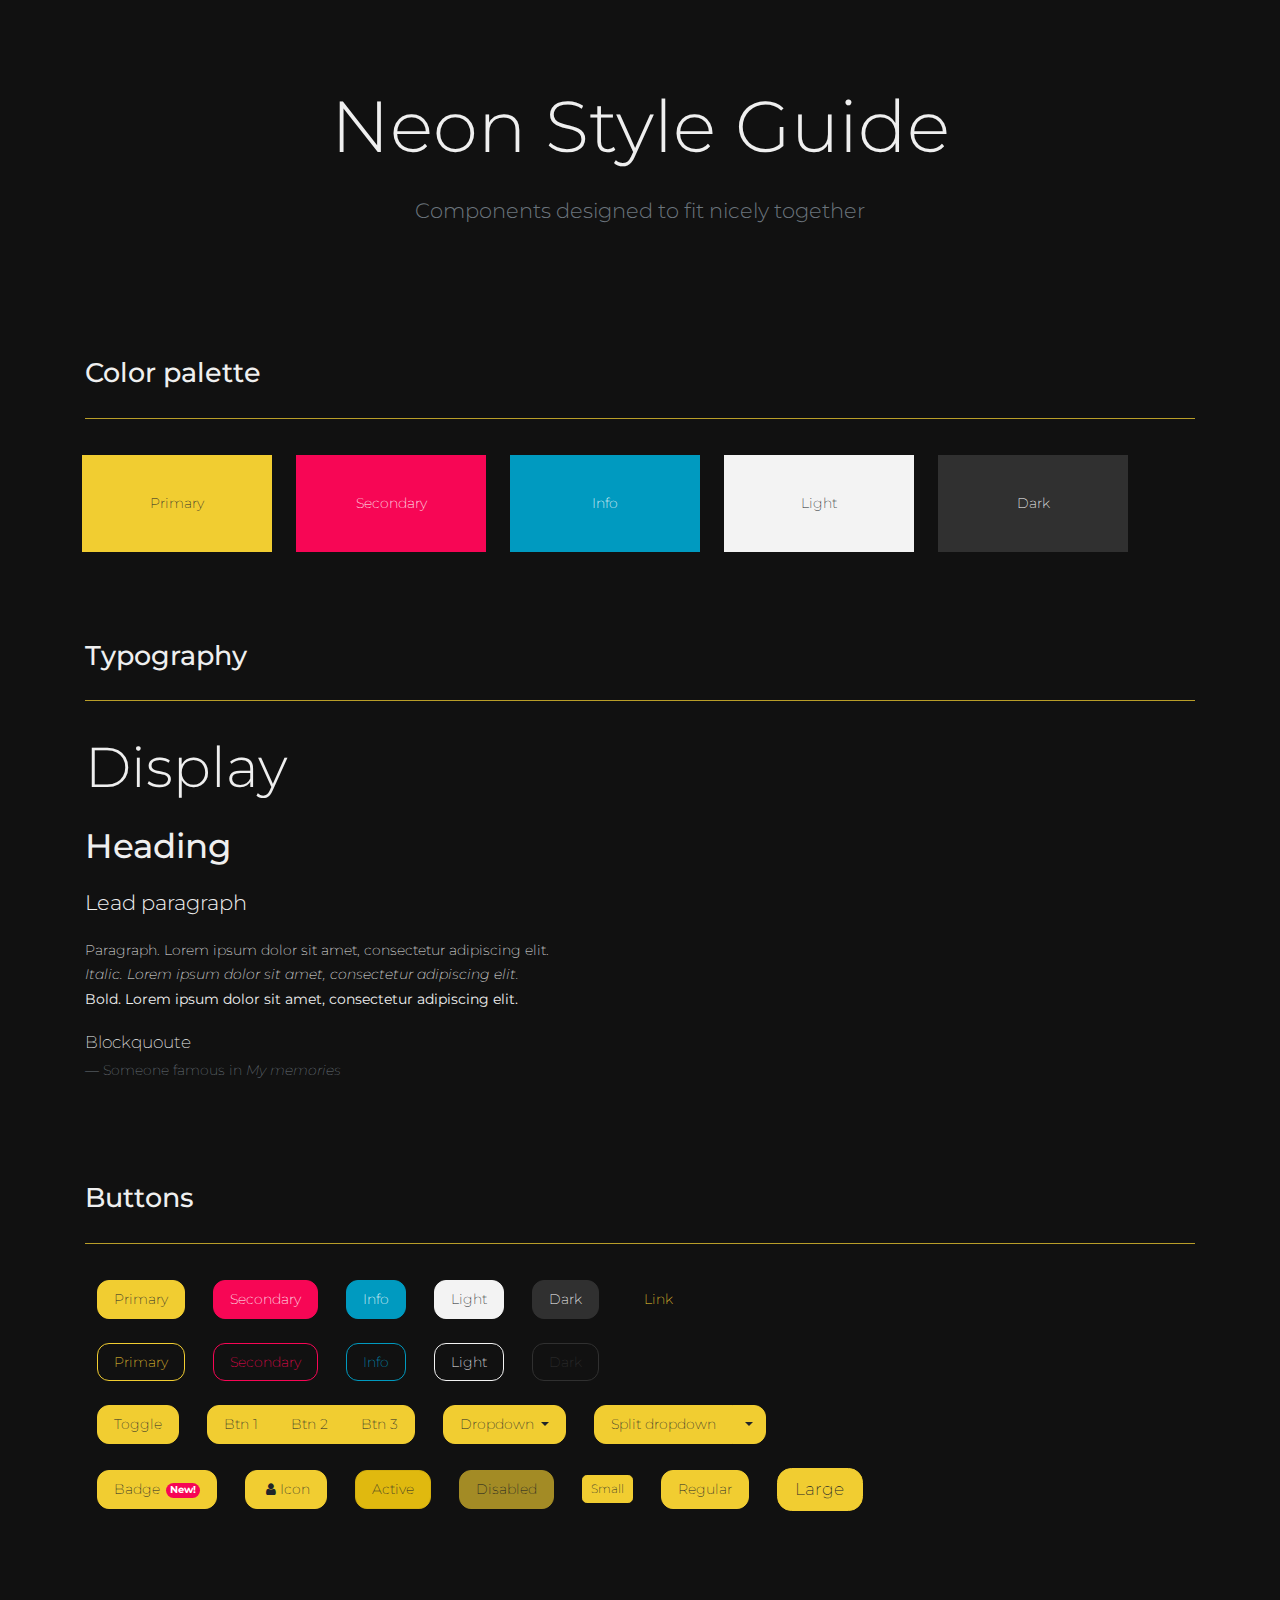
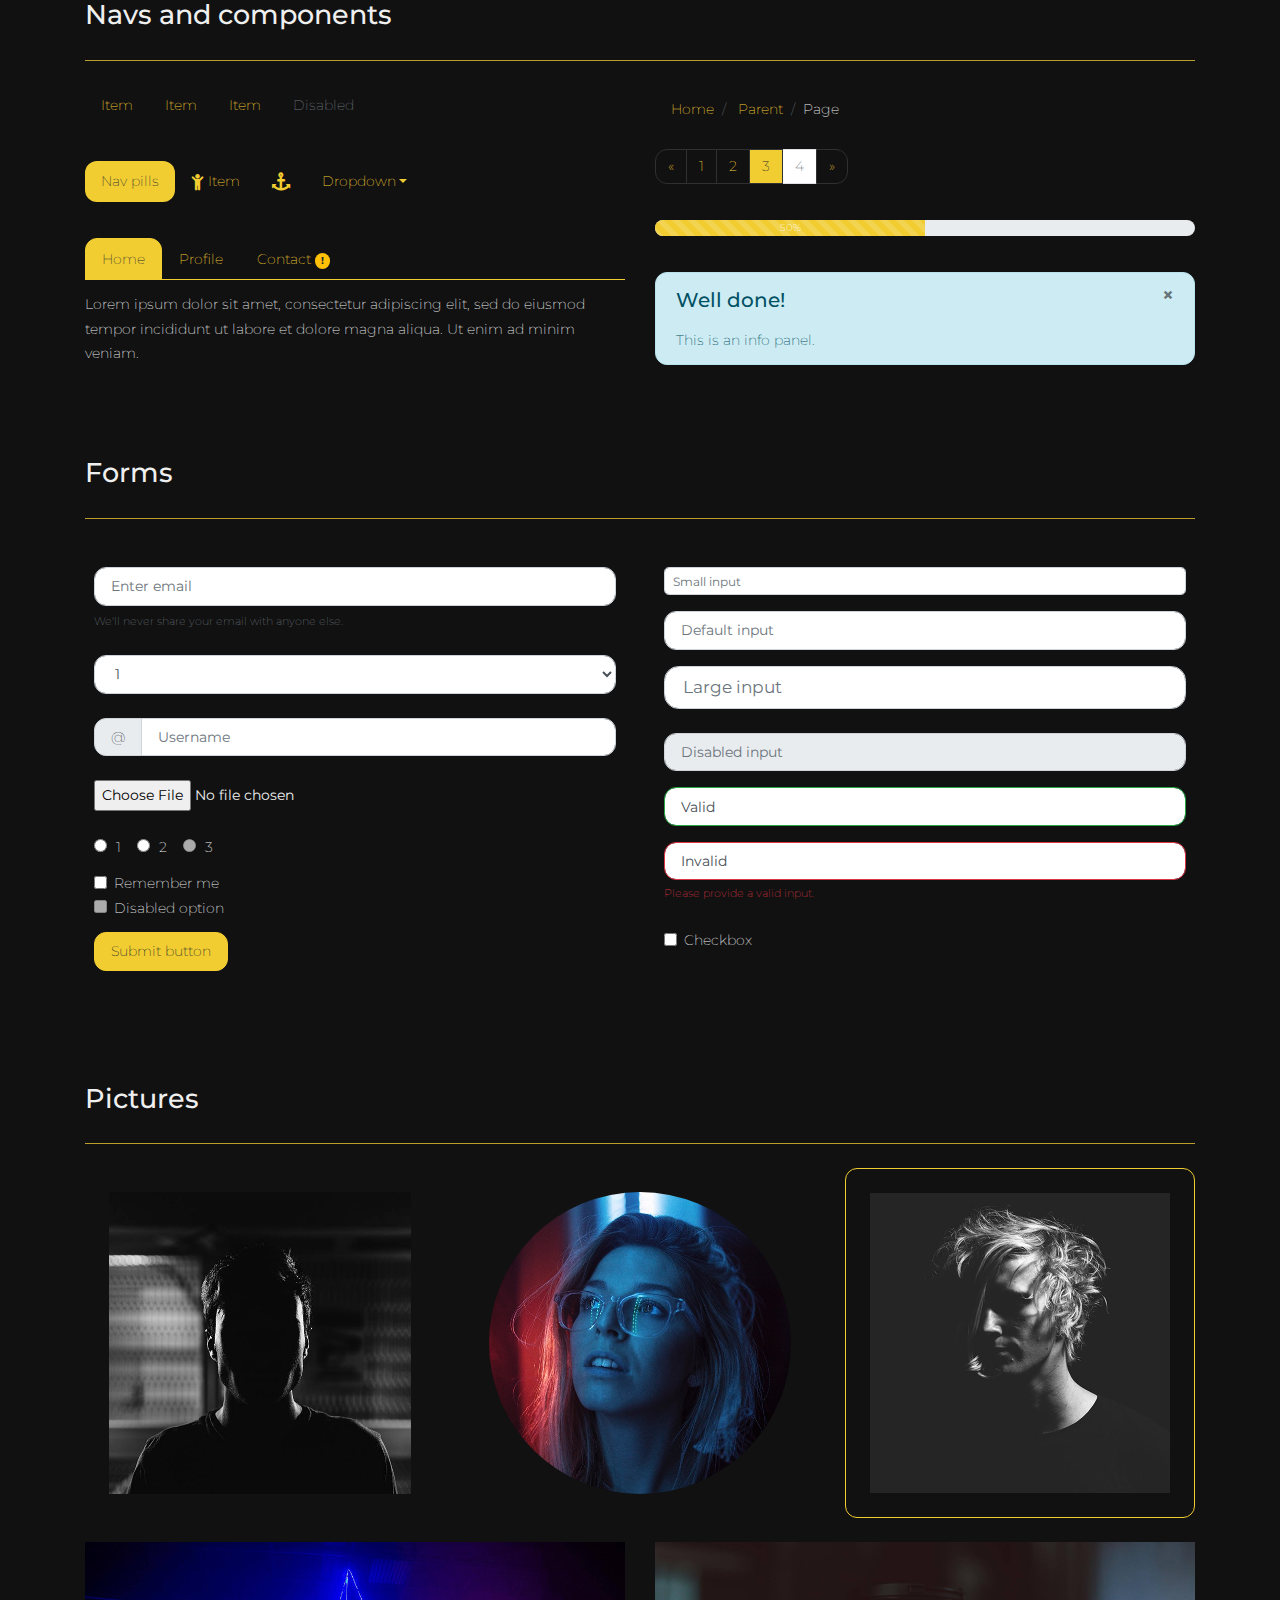
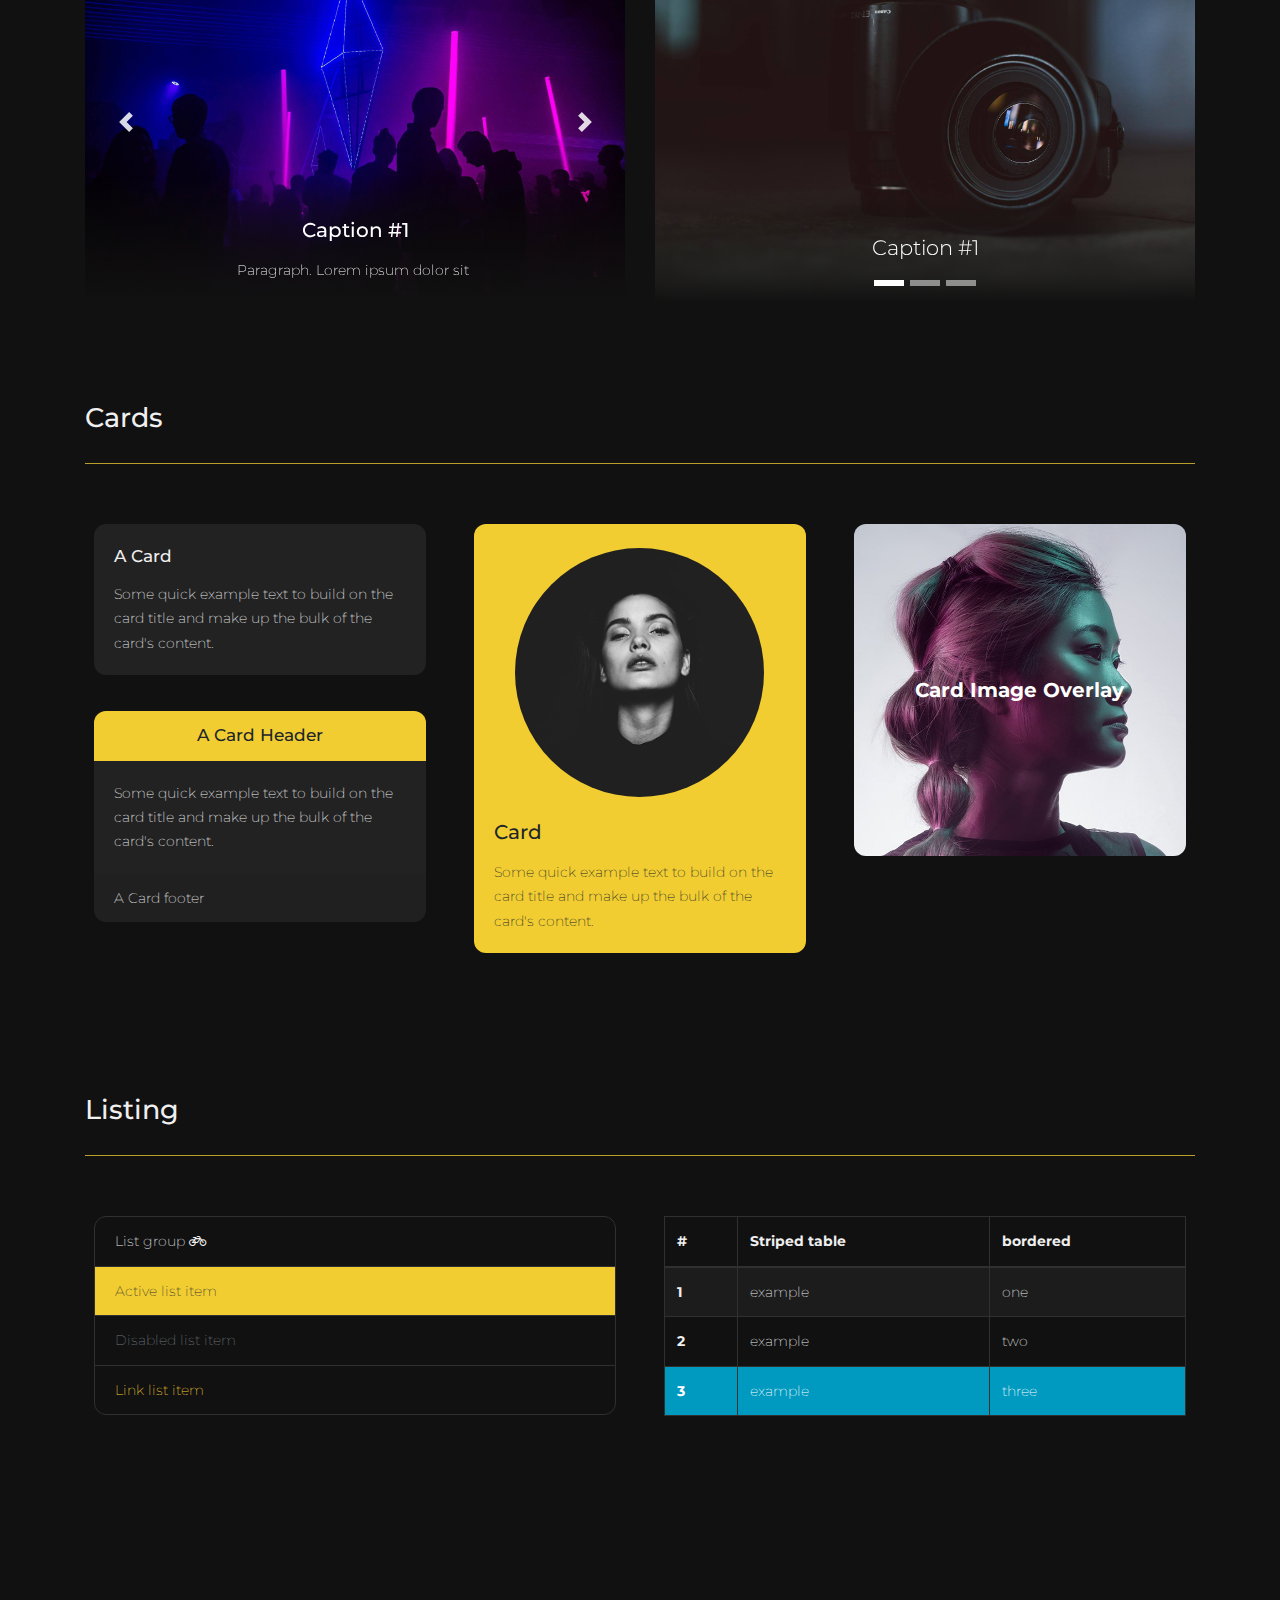
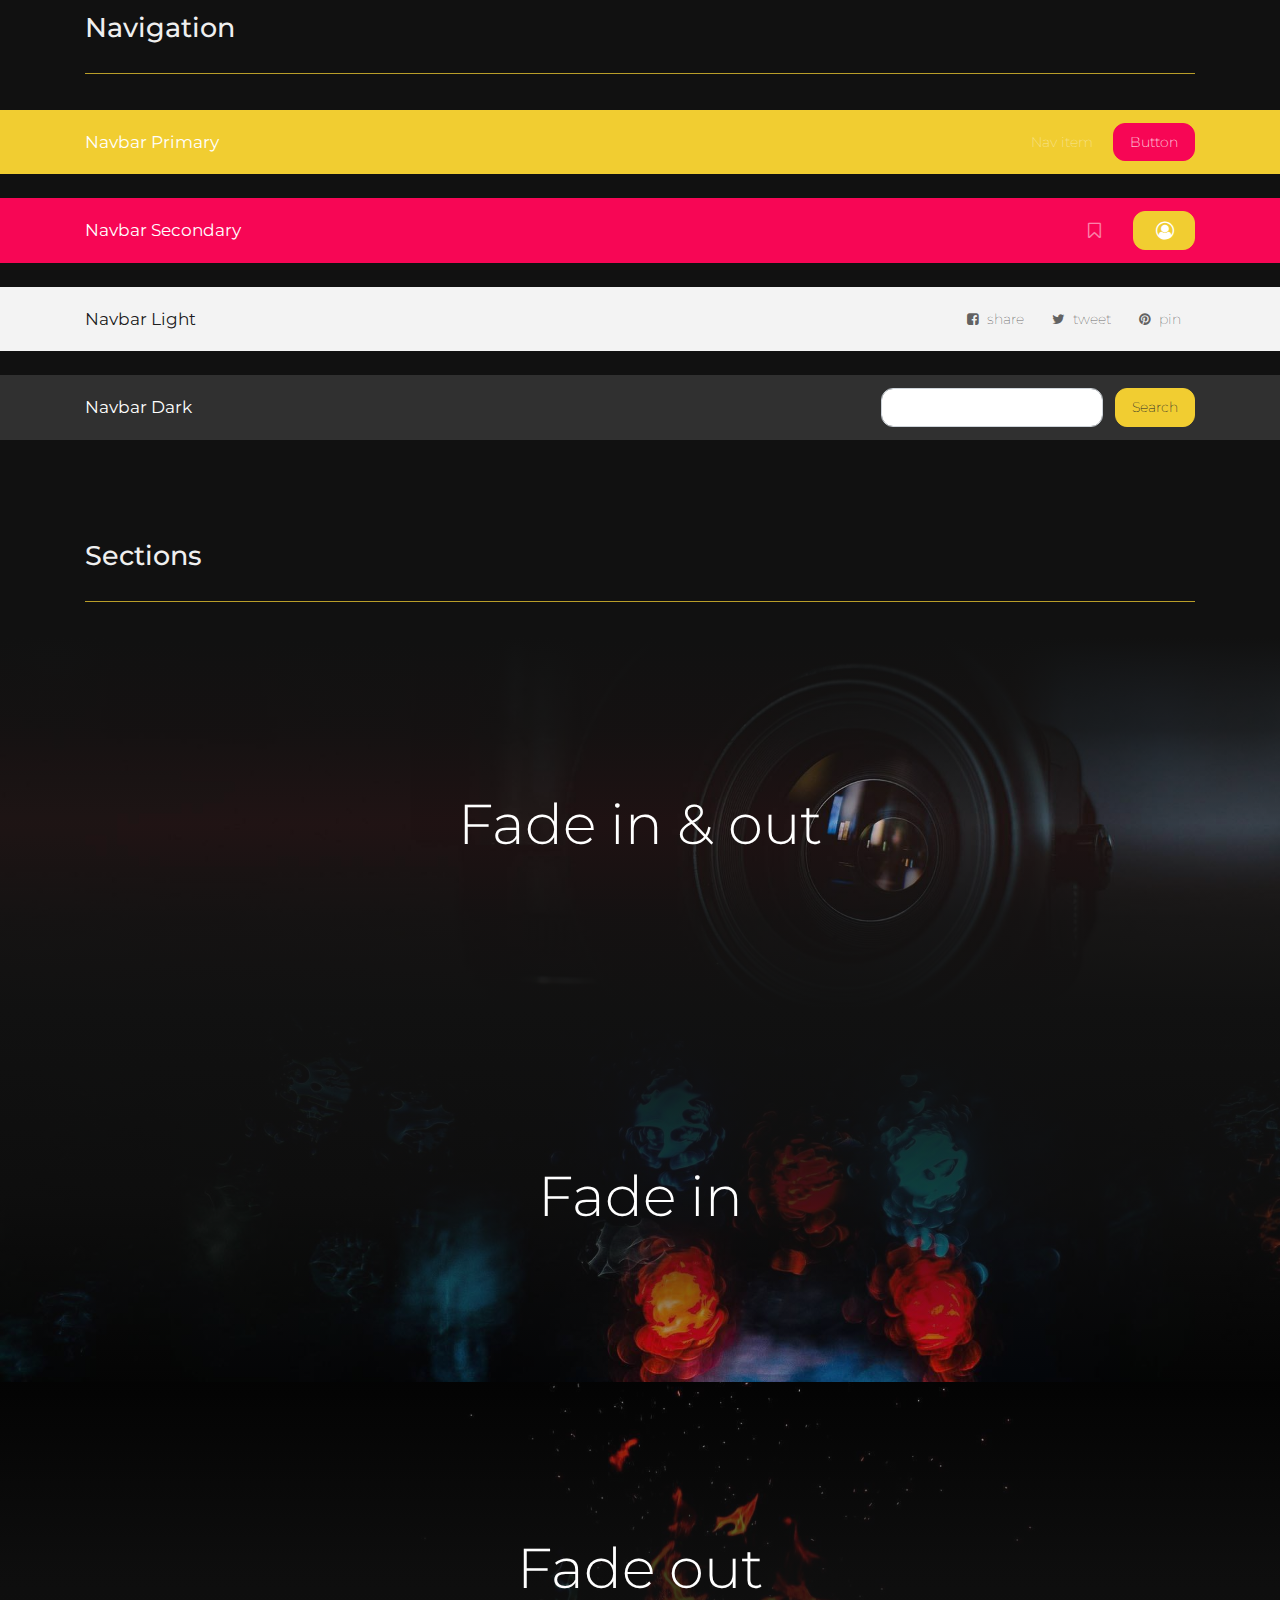
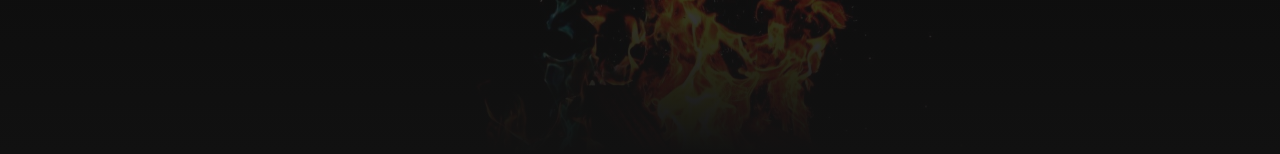
<file: templates/styleguide.html>
<!DOCTYPE html>
<html>

<head>
  <meta charset="utf-8">
  <meta name="viewport" content="width=device-width, initial-scale=1">
  <!-- PAGE settings -->
  <link rel="icon" href="https://templates.pingendo.com/assets/Pingendo_favicon.ico">
  <title>Styleguide</title>
  <meta name="author" content="Pingendo">
  <!-- CSS dependencies -->
  <link rel="stylesheet" href="https://cdnjs.cloudflare.com/ajax/libs/font-awesome/4.7.0/css/font-awesome.min.css" type="text/css">
  <link rel="stylesheet" href="neon.css" type="text/css"> </head>

<body>
  <div class="py-5 text-center">
    <div class="container">
      <div class="row">
        <div class="col-12">
          <h1 class="display-3 text-capitalize">neon style guide</h1>
          <p class="lead text-muted">Components designed to fit nicely together </p>
        </div>
      </div>
    </div>
  </div>
  <div class="py-4">
    <div class="container">
      <div class="row">
        <div class="col-12">
          <h2>Color palette</h2>
          <hr>
          <div class="row text-center">
            <div class="col-md-2 bg-primary m-2">
              <p class="m-0 p-4">Primary</p>
            </div>
            <div class="col-md-2 bg-secondary m-2">
              <p class="m-0 p-4">Secondary</p>
            </div>
            <div class="col-md-2 bg-info m-2">
              <p class="m-0 p-4">Info</p>
            </div>
            <div class="col-md-2 bg-light m-2">
              <p class="m-0 p-4">Light</p>
            </div>
            <div class="col-md-2 bg-dark m-2">
              <p class="m-0 p-4">Dark</p>
            </div>
          </div>
        </div>
      </div>
    </div>
  </div>
  <div class="py-4">
    <div class="container">
      <div class="row">
        <div class="col-12">
          <h2>Typography</h2>
          <hr>
          <h1 class="display-4"> Display </h1>
          <h1>Heading</h1>
          <p class="lead">Lead paragraph </p>
          <p>Paragraph. Lorem ipsum dolor sit amet, consectetur adipiscing elit. <br><i>Italic. Lorem ipsum dolor sit amet, consectetur adipiscing elit.</i> <br><b>Bold. Lorem ipsum dolor sit amet, consectetur adipiscing elit.</b></p>
          <div class="blockquote">
            <p class="mb-0">Blockquoute</p>
            <div class="blockquote-footer">Someone famous in <cite>My memories</cite></div>
          </div>
        </div>
      </div>
    </div>
  </div>
  <div class="py-4">
    <div class="container">
      <div class="row">
        <div class="col-12">
          <h2>Buttons</h2>
          <hr> </div>
      </div>
      <div class="row">
        <div class="col-12"> <a class="btn btn-primary m-2" href="#">Primary</a> <a class="btn btn-secondary m-2" href="#">Secondary</a> <a class="btn btn-info m-2" href="#">Info</a> <a class="btn btn-light m-2" href="#">Light</a> <a class="btn btn-dark m-2" href="#">Dark</a>          <a class="btn btn-link m-2" href="#">Link</a> </div>
      </div>
      <div class="row">
        <div class="col-12"> <a class="btn btn-outline-primary m-2" href="#">Primary</a> <a class="btn btn-outline-secondary m-2" href="#">Secondary</a> <a class="btn btn-outline-info m-2" href="#">Info</a> <a class="btn btn-outline-light m-2" href="#">Light</a> <a class="btn btn-outline-dark m-2"
            href="#">Dark</a> </div>
      </div>
      <div class="row">
        <div class="col-12"> <a class="btn btn-primary m-2" href="" aria-pressed="false" autocomplete="off" data-toggle="button">Toggle</a>
          <div class="btn-group m-2"> <a href="#" class="btn btn-primary">Btn 1</a> <a href="#" class="btn btn-primary">Btn 2</a> <a href="#" class="btn btn-primary">Btn 3</a> </div>
          <div class="btn-group m-2"> <button class="btn btn-primary dropdown-toggle" data-toggle="dropdown">Dropdown </button>
            <div class="dropdown-menu">
              <h6 class="dropdown-header">Dropdown header</h6> <a class="dropdown-item" href="#">Option 1</a> <a class="dropdown-item" href="#">Option 2</a> <a class="dropdown-item disabled" href="#">Disabled option</a>
              <div class="dropdown-divider"></div> <a class="dropdown-item" href="#">Separated link</a> </div>
          </div>
          <div class="btn-group m-2"> <button type="button" class="btn btn-primary" href="#">Split dropdown</button> <button type="button" class="btn dropdown-toggle dropdown-toggle-split btn-primary" data-toggle="dropdown" aria-expanded="false" aria-haspopup="true"></button>
            <div
              class="dropdown-menu"> <a class="dropdown-item" href="#">Action</a> <a class="dropdown-item" href="#">Another action</a> <a class="dropdown-item" href="#">Something else here</a>
              <div class="dropdown-divider"></div> <a class="dropdown-item" href="#">Separated link</a> </div>
        </div>
      </div>
    </div>
    <div class="row">
      <div class="col-12"> <a class="btn btn-primary m-2" href="">Badge<span class="badge badge-secondary ml-1">New!</span></a> <a class="btn btn-primary m-2" href="#"><i class="fa fa-user fa-fw"></i>Icon</a> <a class="btn active btn-primary m-2" href="">Active</a> <a class="btn disabled btn-primary m-2"
          href="">Disabled</a> <a class="btn btn-sm btn-primary m-2" href="">Small</a> <a class="btn btn-primary m-2" href="">Regular</a> <a class="btn btn-lg btn-primary m-2" href="">Large</a> </div>
    </div>
  </div>
  </div>
  <div class="py-4">
    <div class="container">
      <div class="row">
        <div class="col-12">
          <h2>Navs and components</h2>
          <hr> </div>
      </div>
      <div class="row">
        <div class="col-md-6">
          <ul class="nav">
            <li class="nav-item"> <a class="nav-link" href="#">Item</a> </li>
            <li class="nav-item"> <a class="nav-link" href="#">Item</a> </li>
            <li class="nav-item"> <a href="#" class="nav-link">Item</a> </li>
            <li class="nav-item"> <a class="nav-link disabled" href="#">Disabled</a> </li>
          </ul>
          <ul class="nav nav-pills my-4">
            <li class="nav-item"> <a href="#" class="nav-link active">Nav pills</a> </li>
            <li class="nav-item"> <a class="nav-link" href="#"><i class="fa fa-lg fa-child"></i> Item</a> </li>
            <li class="nav-item"> <a class="nav-link" href="#"><i class="fa fa-lg fa-anchor mt-1"></i></a> </li>
            <li class="nav-item dropdown"> <a class="nav-link dropdown-toggle" data-toggle="dropdown" href="#" role="button" aria-haspopup="true" aria-expanded="false">Dropdown</a>
              <div class="dropdown-menu"> <a class="dropdown-item" href="#">Option 1</a> <a class="dropdown-item" href="#">Option 2</a>
                <div class="dropdown-divider"></div> <a class="dropdown-item" href="#">Separated link</a> </div>
            </li>
          </ul>
          <ul class="nav nav-tabs">
            <li class="nav-item"> <a href="#home" class="nav-link active" aria-controls="home" aria-selected="true" data-toggle="tab" id="home-tab" role="tab">Home</a> </li>
            <li class="nav-item"> <a class="nav-link" href="#profile" aria-controls="profile" aria-selected="false" data-toggle="tab" id="profile-tab" role="tab">Profile</a> </li>
            <li class="nav-item"> <a href="#contact" class="nav-link" aria-controls="contact" aria-selected="false" data-toggle="tab" id="contact-tab" role="tab">Contact <span class="badge badge-pill badge-warning">!</span></a> </li>
          </ul>
          <div class="tab-content my-2" id="myTabContent">
            <div class="tab-pane fade show active" id="home" role="tabpanel" aria-labelledby="home-tab">Lorem ipsum dolor sit amet, consectetur adipiscing elit, sed do eiusmod tempor incididunt ut labore et dolore magna aliqua. Ut enim ad minim veniam.</div>
            <div class="tab-pane fade" id="profile" role="tabpanel" aria-labelledby="profile-tab">Quis nostrud exercitation ullamco laboris nisi ut aliquip ex ea commodo consequat. Duis aute irure dolor in reprehenderit in voluptate velit esse cillum dolore eu fugiat nulla pariatur.</div>
            <div class="tab-pane fade" id="contact" role="tabpanel"
              aria-labelledby="contact-tab">Excepteur sint occaecat cupidatat non proident, sunt in culpa qui officia deserunt mollit anim id est laborum. Consectetur adipiscing elit, sed do eiusmod tempor incididunt. </div>
          </div>
        </div>
        <div class="col-md-6">
          <ul class="breadcrumb">
            <li class="breadcrumb-item"> <a href="#">Home</a> </li>
            <li class="breadcrumb-item"> <a href="#">Parent</a> </li>
            <li class="breadcrumb-item active">Page</li>
          </ul>
          <ul class="pagination">
            <li class="page-item"> <a class="page-link" href="#" aria-label="Previous"> <span aria-hidden="true">«</span> <span class="sr-only">Previous</span> </a> </li>
            <li class="page-item"> <a class="page-link" href="#">1</a> </li>
            <li class="page-item"> <a class="page-link" href="#">2</a> </li>
            <li class="page-item active"> <a class="page-link" href="#">3</a> </li>
            <li class="page-item disabled"> <a class="page-link" href="#">4</a> </li>
            <li class="page-item"> <a class="page-link" href="#" aria-label="Next"> <span aria-hidden="true">»</span> <span class="sr-only">Next</span> </a> </li>
          </ul>
          <div class="progress my-4">
            <div class="progress-bar progress-bar-striped" role="progressbar" style="width: 50%" aria-valuenow="50" aria-valuemin="0" aria-valuemax="100">50%</div>
          </div>
          <div class="alert alert-info" role="alert"> <button type="button" class="close" data-dismiss="alert" aria-label="Close">×</button>
            <h4 class="alert-heading">Well done! </h4>
            <p class="mb-0">This is an info panel.</p>
          </div>
        </div>
      </div>
    </div>
  </div>
  <div class="py-4">
    <div class="container">
      <div class="row">
        <div class="col-12">
          <h2>Forms</h2>
          <hr> </div>
      </div>
      <div class="row">
        <div class="col-md-6 p-3">
          <form method="post" action="">
            <div class="form-group mb-1"> <input type="email" name="email" class="form-control" placeholder="Enter email"> </div> <small id="emailHelp" class="form-text text-muted">We'll never share your email with anyone else.</small>
            <div class="form-group my-3"><select class="form-control"><option value="1">1</option><option value="2">2</option><option value="3">3</option></select></div>
            <div class="form-group my-3">
              <div class="input-group">
                <div class="input-group-prepend"><span class="input-group-text" id="basic-addon1">@</span></div> <input type="text" class="form-control" id="inlineFormInputGroup" placeholder="Username"> </div>
            </div>
            <div class="form-group my-3"> <input type="file" class="form-control-file" id="exampleFormControlFile1"> </div>
            <div class="form-check form-check-inline"> <label class="form-check-label">
                <input class="form-check-input" type="radio" value="option1" id="inlineRadio1" name="inlineRadioOptions"> 1
              </label> </div>
            <div class="form-check form-check-inline"> <label class="form-check-label">
                <input class="form-check-input" type="radio" value="option2" id="inlineRadio2" name="inlineRadioOptions"> 2
              </label> </div>
            <div class="form-check form-check-inline disabled"> <label class="form-check-label">
                <input class="form-check-input" type="radio" name="inlineRadioOptions" id="inlineRadio3" value="option3" disabled=""> 3
              </label> </div>
            <div class="form-check mt-2"> <input class="form-check-input" type="checkbox" id="exampleCheck1" value="on"><label class="form-check-label" for="exampleCheck1">Remember me</label></div>
            <div class="form-check disabled"> <label class="form-check-label"> <input class="form-check-input" type="checkbox" value="" disabled=""> Disabled option </label> </div> <button type="submit" class="btn btn-primary my-2">Submit button</button> </form>
        </div>
        <div class="col-md-6 p-3">
          <form class="" method="post" action="">
            <div class="form-group"> <input type="email" class="form-control form-control-sm" placeholder="Small input" name="email"> </div>
            <div class="form-group"> <input type="email" class="form-control" name="email" placeholder="Default input"> </div>
            <div class="form-group"> <input type="text" class="form-control form-control-lg" placeholder="Large input"> </div>
          </form>
          <form class="my-3" method="post" action="">
            <div class="form-group"> <input type="text" class="form-control" placeholder="Disabled input" id="disabledTextInput" disabled=""> </div>
            <div class="form-group"> <input type="text" class="form-control is-valid" placeholder="First name" id="validationServer01" required="" value="Valid"> </div>
            <div class="form-group"> <input type="text" class="form-control is-invalid" placeholder="First name" id="validationServer01" required="" value="Invalid">
              <div class="invalid-feedback">Please provide a valid input.</div>
            </div>
          </form>
          <form>
            <div class="form-group">
              <div class="form-check"> <input class="form-check-input" type="checkbox" id="exampleCheck1" value="on"><label class="form-check-label" for="exampleCheck1">Checkbox</label></div>
            </div>
          </form>
        </div>
      </div>
    </div>
  </div>
  <div class="py-4">
    <div class="container">
      <div class="row">
        <div class="col-md-12">
          <h2>Pictures</h2>
          <hr> </div>
      </div>
      <div class="row text-center">
        <div class="col-md-4"> <img class="img-fluid p-3" src="assets/styleguide/people_1.jpg" alt="Card image"> </div>
        <div class="col-md-4"> <img class="img-fluid rounded-circle p-3" src="assets/styleguide/people_2.jpg" alt="Card image"> </div>
        <div class="col-md-4"> <img class="img-fluid img-thumbnail p-3" src="assets/styleguide/people_3.jpg" alt="Card image"> </div>
      </div>
      <div class="row">
        <div class="col-md-6">
          <div class="carousel slide my-3" data-ride="carousel" id="carousel-1">
            <div class="carousel-inner" role="listbox">
              <div class="carousel-item active"> <img class="d-block img-fluid" src="assets/styleguide/cover_2.jpg" data-holder-rendered="true">
                <div class="carousel-caption">
                  <h4>Caption #1</h4>
                  <p class="mb-0">Paragraph. Lorem ipsum dolor sit&nbsp;</p>
                </div>
              </div>
              <div class="carousel-item"> <img class="d-block img-fluid" src="assets/styleguide/cover_3.jpg" data-holder-rendered="true">
                <div class="carousel-caption">
                  <h4>Caption #2</h4>
                  <p class="mb-0">Paragraph. Lorem ipsum dolor sit&nbsp;</p>
                </div>
              </div>
            </div> <a class="carousel-control-prev" role="#carousel-1" data-slide="prev" href="#carousel-1"> <span class="carousel-control-prev-icon" aria-hidden="true"></span> <span class="sr-only">Previous</span> </a> <a class="carousel-control-next" role="button"
              data-slide="next" href="#carousel-1"> <span class="carousel-control-next-icon" aria-hidden="true"></span> <span class="sr-only">Next</span> </a> </div>
        </div>
        <div class="col-md-6">
          <div class="carousel slide my-3" data-ride="carousel" id="carousel-2" data-interval="5000">
            <ol class="carousel-indicators">
              <li data-target="#carousel-2" data-slide-to="0" class="active">&nbsp;</li>
              <li data-target="#carousel-2" data-slide-to="1">&nbsp;</li>
              <li data-target="#carousel-2" data-slide-to="2">&nbsp;</li>
            </ol>
            <div class="carousel-inner" role="listbox">
              <div class="carousel-item active"> <img class="d-block img-fluid" src="assets/styleguide/cover_1.jpg" data-holder-rendered="true">
                <div class="carousel-caption">
                  <p class="lead">Caption #1</p>
                </div>
              </div>
              <div class="carousel-item"> <img class="d-block img-fluid" src="assets/styleguide/cover_4.jpg" data-holder-rendered="true">
                <div class="carousel-caption">
                  <p class="lead">Caption #2</p>
                </div>
              </div>
            </div>
          </div>
        </div>
      </div>
    </div>
  </div>
  <div class="py-4">
    <div class="container">
      <div class="row">
        <div class="col-12">
          <h2>Cards</h2>
          <hr class="mb-4"> </div>
      </div>
      <div class="row">
        <div class="col-md-4 p-3">
          <div class="card">
            <div class="card-body">
              <h5>A Card</h5>
              <p class="card-text">Some quick example text to build on the card title and make up the bulk of the card's content.</p>
            </div>
          </div>
          <div class="card my-4">
            <div class="card-header bg-primary">
              <h5 class="mb-0 text-center">A Card Header</h5>
            </div>
            <div class="card-body">
              <p class="card-text">Some quick example text to build on the card title and make up the bulk of the card's content.</p>
            </div>
            <div class="card-footer">A Card footer</div>
          </div>
        </div>
        <div class="col-md-4 p-3">
          <div class="bg-primary card"> <img class="img-fluid rounded-circle w-75 mx-auto mt-3" src="assets/styleguide/people_5.jpg" alt="Card image">
            <div class="card-body">
              <h4 class="card-title">Card</h4>
              <p class="card-text">Some quick example text to build on the card title and make up the bulk of the card's content.</p>
            </div>
          </div>
        </div>
        <div class="col-md-4 p-3">
          <div class="card">
            <div class="card-img-overlay align-items-center d-flex">
              <h4 class="w-100 text-center mb-0 text-white"><b>Card Image Overlay</b></h4>
            </div> <img class="img-fluid w-100 rounded" src="assets/styleguide/people_6.jpg" alt="Card image"> </div>
        </div>
      </div>
    </div>
  </div>
  <div class="py-5">
    <div class="container">
      <div class="row">
        <div class="col-12">
          <h2>Listing</h2>
          <hr class="mb-4"> </div>
      </div>
      <div class="row">
        <div class="col-md-6 p-3">
          <ul class="list-group">
            <li class="list-group-item">List group <i class="fa fa-fw fa-bicycle"></i> </li>
            <li class="list-group-item active"> Active list item</li>
            <li class="list-group-item disabled">Disabled list item</li> <a href="#" class="list-group-item list-group-item-action">Link list item</a> </ul>
        </div>
        <div class="col-md-6 p-3">
          <table class="table table-hover table-striped table-bordered">
            <thead class="thead-inverse">
              <tr>
                <th scope="col">#</th>
                <th scope="col">Striped table</th>
                <th scope="col">bordered</th>
              </tr>
            </thead>
            <tbody>
              <tr>
                <th scope="row">1</th>
                <td>example</td>
                <td>one</td>
              </tr>
              <tr>
                <th scope="row">2</th>
                <td>example</td>
                <td>two</td>
              </tr>
              <tr class="bg-info">
                <th scope="row">3</th>
                <td>example</td>
                <td>three</td>
              </tr>
            </tbody>
          </table>
        </div>
      </div>
    </div>
  </div>
  <div class="pt-5">
    <div class="container">
      <div class="row">
        <div class="col-12">
          <h2>Navigation</h2>
          <hr class="mb-4"> </div>
      </div>
    </div>
  </div>
  <nav class="navbar navbar-expand-md navbar-dark bg-primary">
    <div class="container"> <a class="navbar-brand" href="#"><b>Navbar Primary&nbsp;</b></a> <button class="navbar-toggler navbar-toggler-right" type="button" data-toggle="collapse" data-target="#navbarPrimarySupportedContent" aria-controls="navbar2SupportedContent" aria-expanded="false"
        aria-label="Toggle navigation">
      <span class="navbar-toggler-icon"></span> </button>
      <div class="collapse navbar-collapse text-center justify-content-end" id="navbarPrimarySupportedContent">
        <ul class="navbar-nav">
          <li class="nav-item"> <a class="nav-link" href="#"> Nav item</a> </li>
        </ul> <a class="btn navbar-btn ml-2 btn-secondary" href="#"> Button</a> </div>
    </div>
  </nav>
  <nav class="navbar navbar-expand-md navbar-dark bg-secondary my-3">
    <div class="container"> <a class="navbar-brand" href="#"><b>Navbar Secondary</b></a> <button class="navbar-toggler navbar-toggler-right" type="button" data-toggle="collapse" data-target="#navbarSecondarySupportedContent" aria-controls="navbar2SupportedContent" aria-expanded="false"
        aria-label="Toggle navigation">
      <span class="navbar-toggler-icon"></span> </button>
      <div class="collapse navbar-collapse text-center justify-content-end" id="navbarSecondarySupportedContent">
        <ul class="navbar-nav">
          <li class="nav-item mx-2"> <a class="nav-link" href="#"><i class="fa d-inline fa-lg fa-bookmark-o"></i></a> </li>
        </ul> <a class="btn navbar-btn ml-2 text-white btn-primary" href="#"><i class="fa d-inline fa-lg fa-user-circle-o ml-1"></i>&nbsp;</a> </div>
    </div>
  </nav>
  <nav class="navbar navbar-expand-md my-3 navbar-light bg-light">
    <div class="container"> <a class="navbar-brand" href="#"><b>Navbar Light</b></a> <button class="navbar-toggler navbar-toggler-right" type="button" data-toggle="collapse" data-target="#navbarLightSupportedContent" aria-controls="navbar2SupportedContent" aria-expanded="false"
        aria-label="Toggle navigation">
      <span class="navbar-toggler-icon"></span> </button>
      <div class="collapse navbar-collapse text-center justify-content-end" id="navbarLightSupportedContent">
        <ul class="navbar-nav">
          <li class="nav-item mx-1"> <a class="nav-link" href="#"><i class="fa d-inline fa-facebook-square"></i>&nbsp; share</a> </li>
          <li class="nav-item mx-1"> <a class="nav-link" href="#"><i class="fa d-inline fa-twitter"></i>&nbsp; tweet</a> </li>
          <li class="nav-item mx-1"> <a class="nav-link" href="#"><i class="fa d-inline fa-pinterest"></i>&nbsp; pin</a> </li>
        </ul>
      </div>
    </div>
  </nav>
  <nav class="navbar navbar-expand-md my-3 navbar-dark bg-dark">
    <div class="container"> <a class="navbar-brand" href="#"><b>Navbar Dark</b></a> <button class="navbar-toggler navbar-toggler-right" type="button" data-toggle="collapse" data-target="#navbarDarkSupportedContent" aria-controls="navbar2SupportedContent" aria-expanded="false"
        aria-label="Toggle navigation">
      <span class="navbar-toggler-icon"></span> </button>
      <div class="collapse navbar-collapse text-center justify-content-end" id="navbarDarkSupportedContent">
        <ul class="navbar-nav"></ul>
        <form class="form-inline my-2 my-lg-0"> <input class="form-control mr-sm-2" type="text" placeholder="Search"> <button class="btn my-2 my-sm-0 btn-primary" type="submit">Search</button> </form>
      </div>
    </div>
  </nav>
  <div class="pt-5">
    <div class="container">
      <div class="row">
        <div class="col-md-12">
          <h2>Sections</h2>
          <hr class="mb-4"> </div>
      </div>
    </div>
  </div> 
  <div class="py-5 text-center section-fade-in-out" style="background-image: url(&quot;assets/styleguide/cover_1.jpg&quot;);">
    <div class="container py-5">
      <div class="row">
        <div class="col-md-12">
          <h1 class="display-4 mb-0">Fade in &amp; out</h1>
        </div>
      </div>
    </div>
  </div>
  <div class="py-5 text-center section-fade-in" style="background-image: url(&quot;assets/styleguide/cover_4.jpg&quot;);">
    <div class="container py-5">
      <div class="row">
        <div class="col-md-12">
          <h1 class="display-4 mb-0">Fade in</h1>
        </div>
      </div>
    </div>
  </div>
  <div class="py-5 text-center section-fade-out" style="background-image: url(&quot;assets/styleguide/cover_3.jpg&quot;);">
    <div class="container py-5">
      <div class="row">
        <div class="col-md-12">
          <h1 class="display-4 mb-0">Fade out</h1>
        </div>
      </div>
    </div>
  </div>
  <script src="http://code.jquery.com/jquery-3.2.1.js" integrity="sha256-DZAnKJ/6XZ9si04Hgrsxu/8s717jcIzLy3oi35EouyE=" crossorigin="anonymous"></script>
  <script src="https://cdnjs.cloudflare.com/ajax/libs/popper.js/1.12.9/umd/popper.min.js" integrity="sha384-ApNbgh9B+Y1QKtv3Rn7W3mgPxhU9K/ScQsAP7hUibX39j7fakFPskvXusvfa0b4Q" crossorigin="anonymous"></script>
  <script src="https://maxcdn.bootstrapcdn.com/bootstrap/4.0.0/js/bootstrap.min.js" integrity="sha384-JZR6Spejh4U02d8jOt6vLEHfe/JQGiRRSQQxSfFWpi1MquVdAyjUar5+76PVCmYl" crossorigin="anonymous"></script>



  <script src="https://code.jquery.com/jquery-3.3.1.min.js"></script>
  <script src="https://cdnjs.cloudflare.com/ajax/libs/popper.js/1.14.3/umd/popper.min.js" integrity="sha384-ZMP7rVo3mIykV+2+9J3UJ46jBk0WLaUAdn689aCwoqbBJiSnjAK/l8WvCWPIPm49" crossorigin="anonymous"></script>
  <script src="https://stackpath.bootstrapcdn.com/bootstrap/4.1.3/js/bootstrap.min.js" integrity="sha384-ChfqqxuZUCnJSK3+MXmPNIyE6ZbWh2IMqE241rYiqJxyMiZ6OW/JmZQ5stwEULTy" crossorigin="anonymous"></script>
</body>

</html>
</file>
